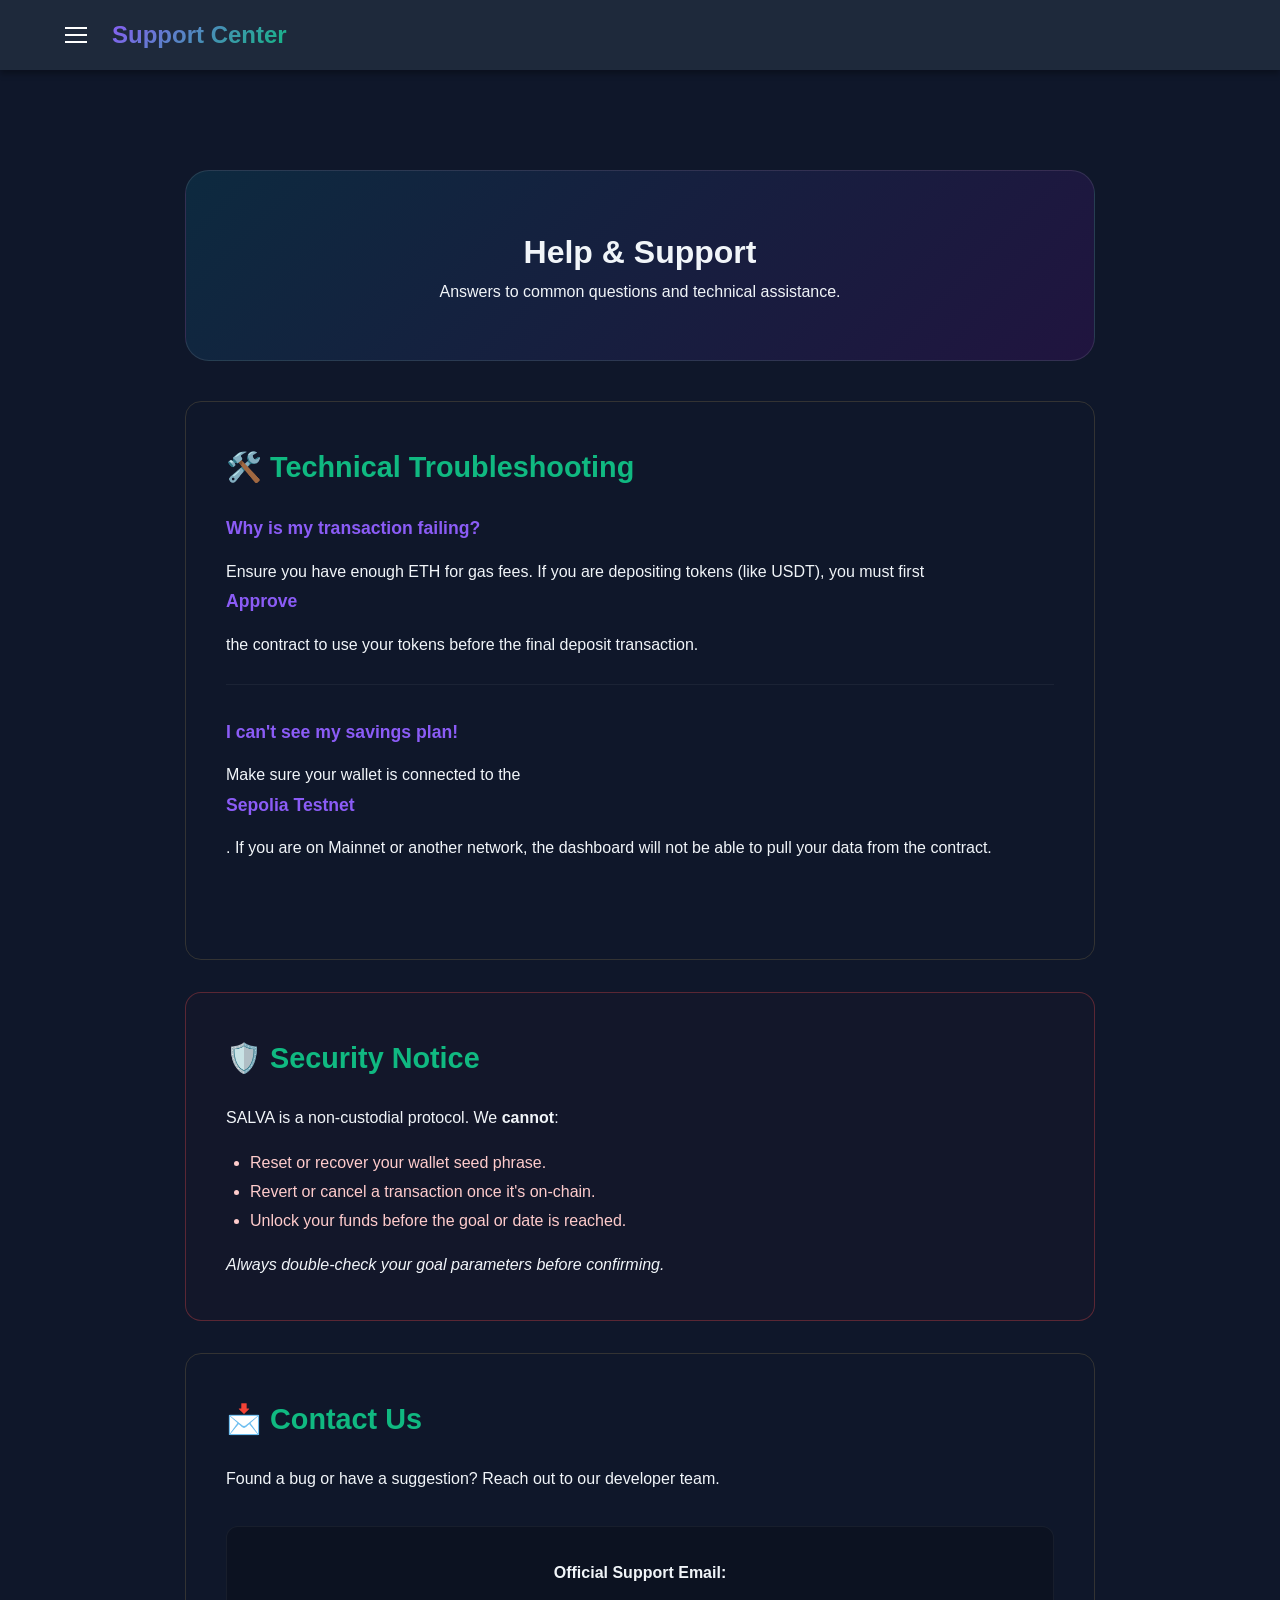
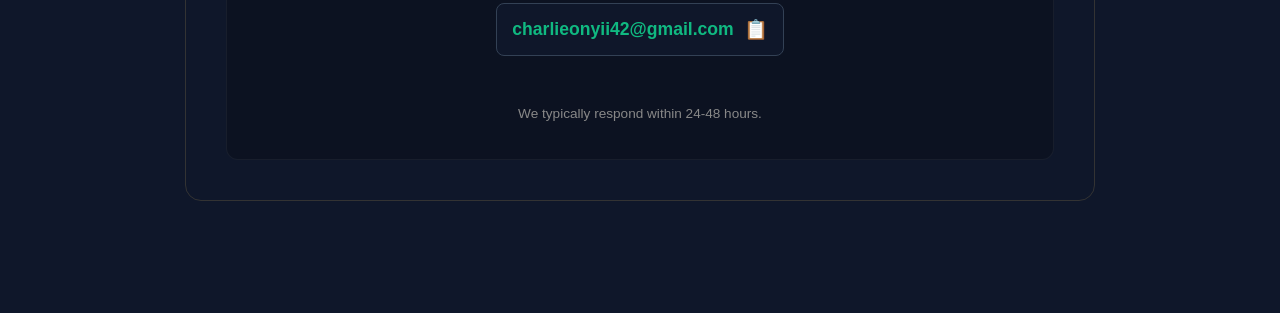
<file: support.html>
<!DOCTYPE html>
<html lang="en">

<head>
  <meta charset="UTF-8">
  <meta name="viewport" content="width=device-width, initial-scale=1.0, maximum-scale=1.0, user-scalable=no">
  <title>SALVA - Support Center</title>
  <link rel="stylesheet" href="css/main.css">
  <link rel="stylesheet" href="css/components.css">
  <link rel="stylesheet" href="css/docs.css">
</head>

<body>
  <aside class="sidebar" id="sidebar">
    <div class="sidebar-logo">SALVA</div>
    <nav class="sidebar-nav">
      <a href="index.html">🏠 Home</a>
      <a href="app.html">📊 Dashboard</a>
      <a href="stats.html">📈 Protocol Stats</a>
      <div class="nav-divider"></div>
      <a href="userDocs.html">📖 Documentation</a>
      <a href="support.html" class="active">📩 Support</a>
    </nav>
  </aside>

  <div class="overlay" id="overlay"></div>

  <nav class="navbar">
    <div class="container nav-wrapper">
      <div class="nav-left">
        <div class="hamburger" id="hamburger">
          <div class="bar"></div>
          <div class="bar"></div>
          <div class="bar"></div>
        </div>
        <div class="logo">Support Center</div>
      </div>
    </div>
  </nav>

  <main class="container docs-main">
    <header class="docs-hero">
      <h1>Help & Support</h1>
      <p>Answers to common questions and technical assistance.</p>
    </header>

    <section class="docs-card">
      <h2>🛠️ Technical Troubleshooting</h2>

      <div class="faq-item">
        <strong>Why is my transaction failing?</strong>
        <p>Ensure you have enough ETH for gas fees. If you are depositing tokens (like USDT), you must first
          <strong>Approve</strong> the contract to use your tokens before the final deposit transaction.</p>
      </div>

      <div class="faq-item">
        <strong>I can't see my savings plan!</strong>
        <p>Make sure your wallet is connected to the <strong>Sepolia Testnet</strong>. If you are on Mainnet or another
          network, the dashboard will not be able to pull your data from the contract.</p>
      </div>
    </section>

    <section class="docs-card warning">
      <h2>🛡️ Security Notice</h2>
      <p>SALVA is a non-custodial protocol. We <strong>cannot</strong>:</p>
      <ul style="margin: 1rem 0 1rem 1.5rem; color: #ffcccc;">
        <li>Reset or recover your wallet seed phrase.</li>
        <li>Revert or cancel a transaction once it's on-chain.</li>
        <li>Unlock your funds before the goal or date is reached.</li>
      </ul>
      <p><em>Always double-check your goal parameters before confirming.</em></p>
    </section>

    <section class="docs-card">
      <h2>📩 Contact Us</h2>
      <p>Found a bug or have a suggestion? Reach out to our developer team.</p>

      <div class="contact-box">
        <p><strong>Official Support Email:</strong></p>
        <div class="copy-wrapper">
          <span id="emailText">charlieonyii42@gmail.com</span>
          <button class="copy-btn" onclick="copySupportEmail()" title="Copy Email">
            <span id="copyIcon">📋</span>
          </button>
        </div>
        <div id="copyStatus" class="copy-status">Copied to clipboard!</div>
        <p style="margin-top: 15px; font-size: 0.85rem; color: #888;">We typically respond within 24-48 hours.</p>
      </div>
    </section>
  </main>

  <script src="js/docs.js"></script>
</body>

</html>
</file>
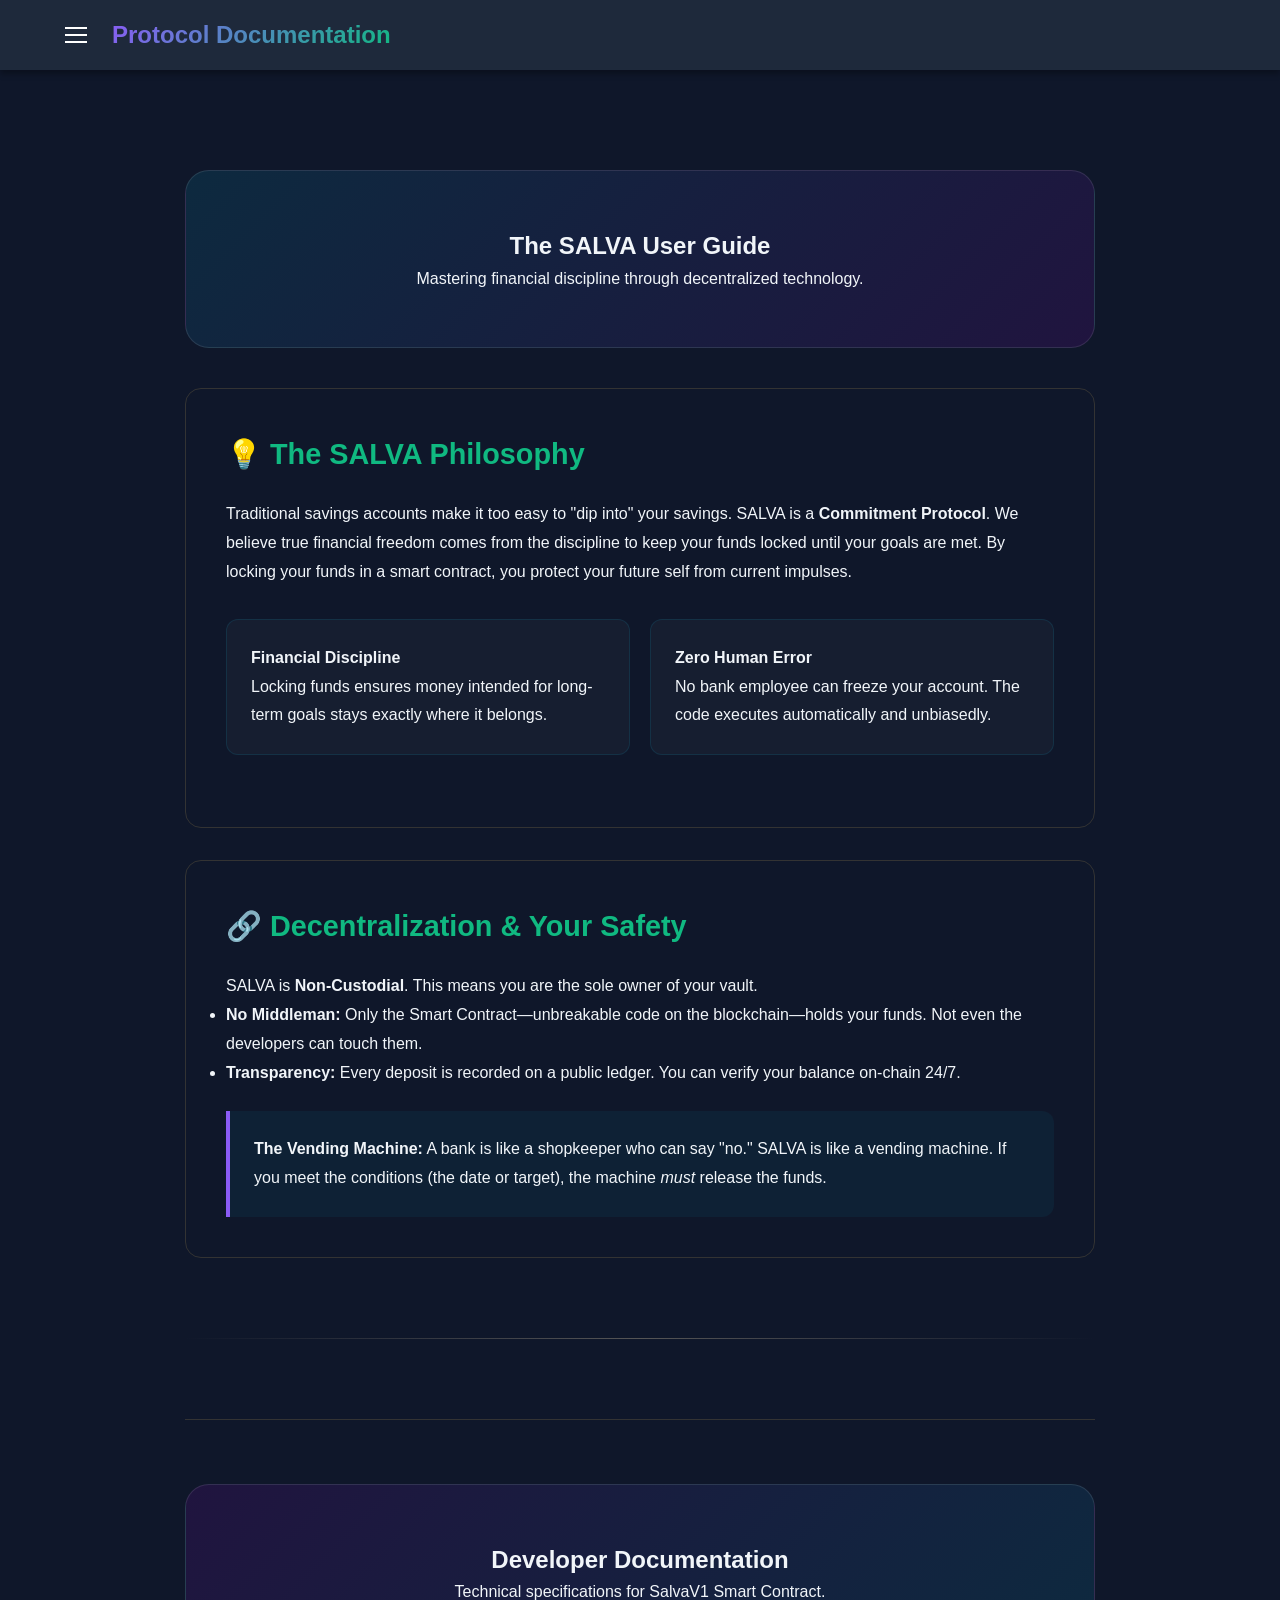
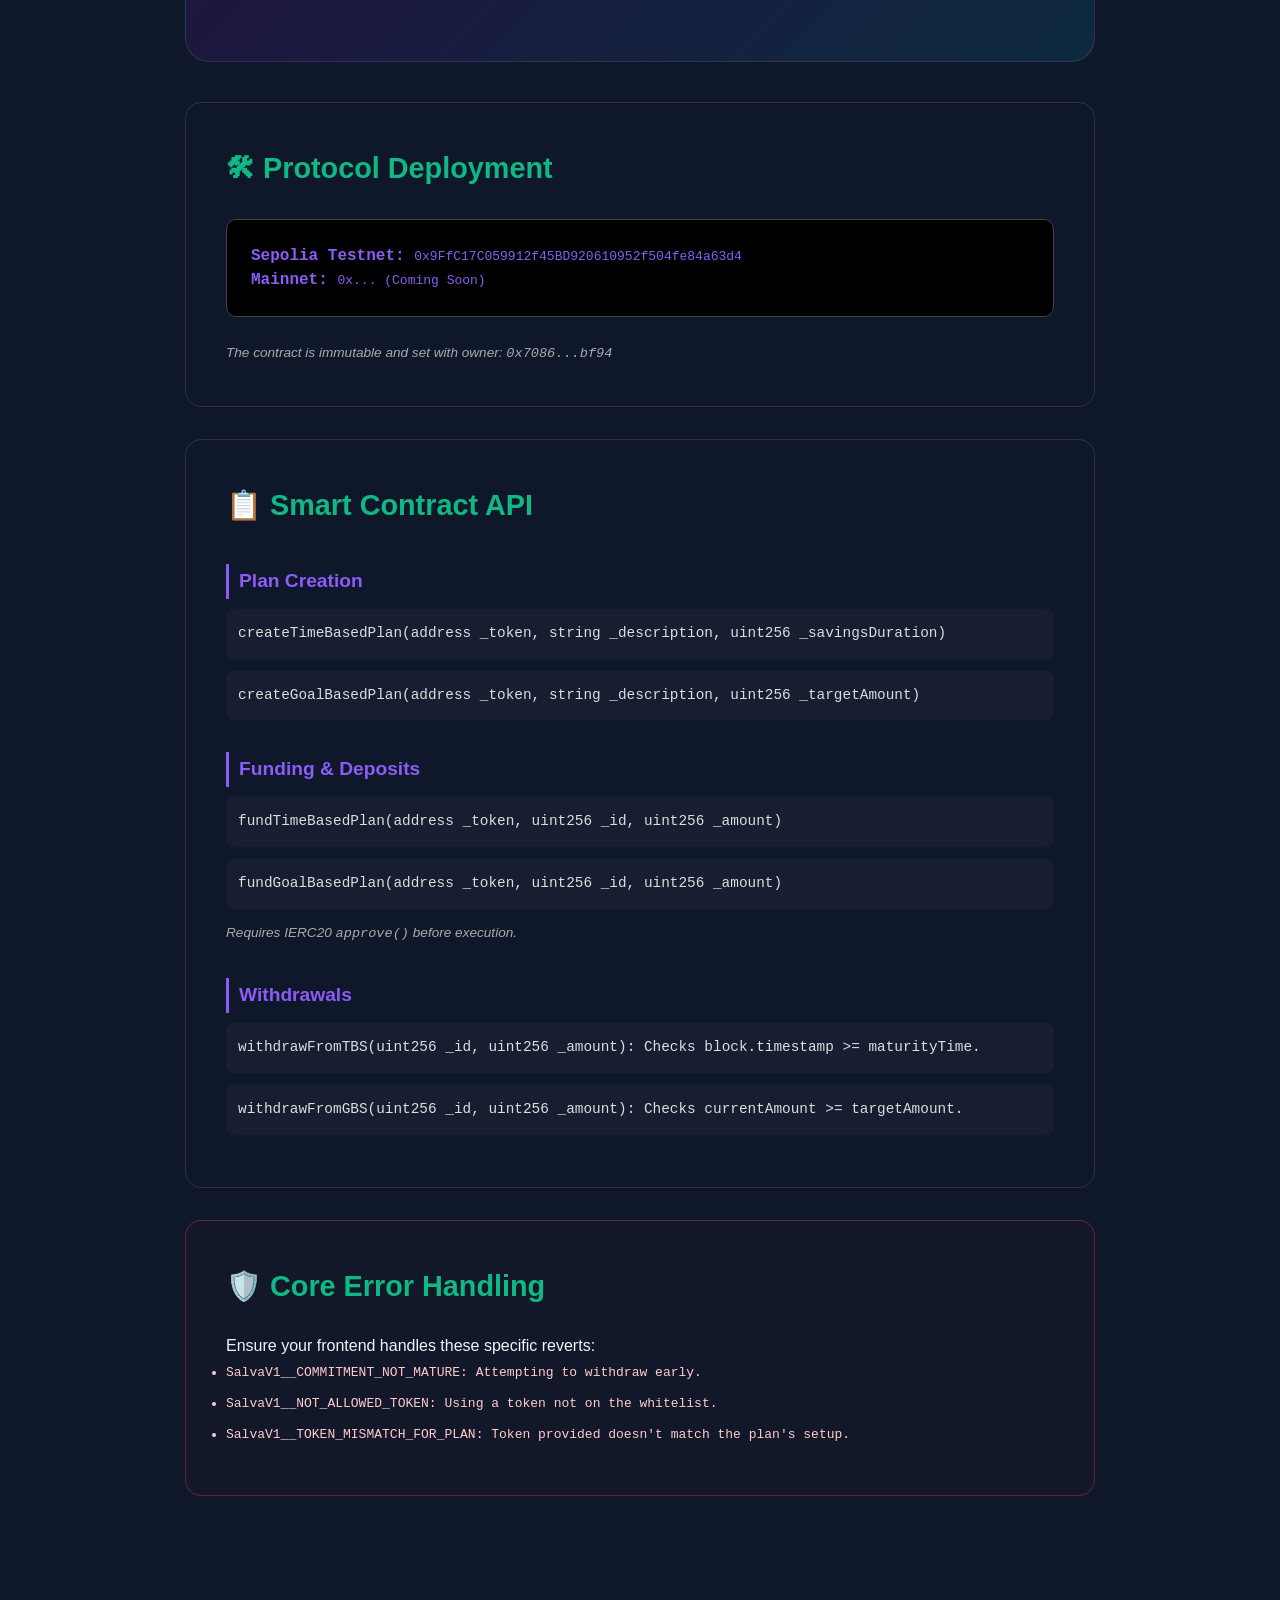
<file: userDocs.html>
<!DOCTYPE html>
<html lang="en">

<head>
  <meta charset="UTF-8">
  <meta name="viewport" content="width=device-width, initial-scale=1.0, maximum-scale=1.0, user-scalable=no">
  <title>SALVA - Documentation</title>
  <link rel="stylesheet" href="css/main.css">
  <link rel="stylesheet" href="css/components.css">
  <link rel="stylesheet" href="css/docs.css">
</head>

<body>
  <aside class="sidebar" id="sidebar">
        <div class="sidebar-logo">SALVA</div>
        <nav class="sidebar-nav">
            <a href="index.html">🏠 Home</a>
            <a href="app.html" id="dashboardGatekeeper">📊 Dashboard</a>
            <a href="stats.html">📈 Protocol Stats</a>
            <div class="nav-divider"></div>
            <a href="userDocs.html">📖 Documentation</a>
            <div class="nav-divider"></div>
            <a href="support.html">📩 Support</a>
        </nav>
    </aside>

  <div class="overlay" id="overlay"></div>

  <nav class="navbar">
    <div class="container nav-wrapper">
      <div class="nav-left">
        <div class="hamburger" id="hamburger">
          <div class="bar"></div>
          <div class="bar"></div>
          <div class="bar"></div>
        </div>
        <div class="logo">Protocol Documentation</div>
      </div>
    </div>
  </nav>

  <main class="container docs-main">
    <section id="user-section">
      <header class="docs-hero">
        <h1>The SALVA User Guide</h1>
        <p>Mastering financial discipline through decentralized technology.</p>
      </header>

      <div class="docs-card">
        <h2>💡 The SALVA Philosophy</h2>
        <p>Traditional savings accounts make it too easy to "dip into" your savings. SALVA is a <strong>Commitment
            Protocol</strong>. We believe true financial freedom comes from the discipline to keep your funds locked
          until your goals are met. By locking your funds in a smart contract, you protect your future self from current
          impulses.</p>

        <div class="info-grid">
          <div class="info-item">
            <h4>Financial Discipline</h4>
            <p>Locking funds ensures money intended for long-term goals stays exactly where it belongs.</p>
          </div>
          <div class="info-item">
            <h4>Zero Human Error</h4>
            <p>No bank employee can freeze your account. The code executes automatically and unbiasedly.</p>
          </div>
        </div>
      </div>

      <div class="docs-card">
        <h2>🔗 Decentralization & Your Safety</h2>
        <p>SALVA is <strong>Non-Custodial</strong>. This means you are the sole owner of your vault.</p>
        <ul>
          <li><strong>No Middleman:</strong> Only the Smart Contract—unbreakable code on the blockchain—holds your
            funds. Not even the developers can touch them.</li>
          <li><strong>Transparency:</strong> Every deposit is recorded on a public ledger. You can verify your balance
            on-chain 24/7.</li>
        </ul>
        <div class="analogy-box">
          <strong>The Vending Machine:</strong> A bank is like a shopkeeper who can say "no." SALVA is like a vending
          machine. If you meet the conditions (the date or target), the machine <em>must</em> release the funds.
        </div>
      </div>
    </section>

    <hr class="section-divider">

    <section id="developer-section" style="margin-top: 5rem; border-top: 1px solid #333; padding-top: 4rem;">
      <header class="docs-hero dev-hero">
        <h1>Developer Documentation</h1>
        <p>Technical specifications for SalvaV1 Smart Contract.</p>
      </header>

      <div class="docs-card">
        <h2>🛠 Protocol Deployment</h2>
        <div class="code-block">
          <strong>Sepolia Testnet:</strong> <code>0x9FfC17C059912f45BD920610952f504fe84a63d4</code><br>
          <strong>Mainnet:</strong> <code>0x... (Coming Soon)</code>
        </div>
        <p class="dev-note">The contract is immutable and set with owner: <code>0x7086...bf94</code></p>
      </div>

      <div class="docs-card">
        <h2>📋 Smart Contract API</h2>

        <h3 class="method-title">Plan Creation</h3>
        <ul class="dev-functions">
          <li><code>createTimeBasedPlan(address _token, string _description, uint256 _savingsDuration)</code></li>
          <li><code>createGoalBasedPlan(address _token, string _description, uint256 _targetAmount)</code></li>
        </ul>

        <h3 class="method-title">Funding & Deposits</h3>
        <ul class="dev-functions">
          <li><code>fundTimeBasedPlan(address _token, uint256 _id, uint256 _amount)</code></li>
          <li><code>fundGoalBasedPlan(address _token, uint256 _id, uint256 _amount)</code></li>
        </ul>
        <p class="dev-note">Requires IERC20 <code>approve()</code> before execution.</p>

        <h3 class="method-title">Withdrawals</h3>
        <ul class="dev-functions">
          <li><code>withdrawFromTBS(uint256 _id, uint256 _amount)</code>: Checks
            <code>block.timestamp >= maturityTime</code>.</li>
          <li><code>withdrawFromGBS(uint256 _id, uint256 _amount)</code>: Checks
            <code>currentAmount >= targetAmount</code>.</li>
        </ul>
      </div>

      <div class="docs-card warning">
        <h2>🛡️ Core Error Handling</h2>
        <p>Ensure your frontend handles these specific reverts:</p>
        <ul class="error-list">
          <li><code>SalvaV1__COMMITMENT_NOT_MATURE</code>: Attempting to withdraw early.</li>
          <li><code>SalvaV1__NOT_ALLOWED_TOKEN</code>: Using a token not on the whitelist.</li>
          <li><code>SalvaV1__TOKEN_MISMATCH_FOR_PLAN</code>: Token provided doesn't match the plan's setup.</li>
        </ul>
      </div>
    </section>
  </main>

  <script src="js/docs.js"></script>
</body>

</html>
</file>
<file: css/main.css>
:root {
    --primary: #8b5cf6;
    --primary-dark: #7c3aed;
    --secondary: #10b981;
    --background: #0f172a;
    --surface: #1e293b;
    --surface-light: #334155;
    --text-primary: #f1f5f9;
    --text-secondary: #94a3b8;
    --border: #334155;
    --error: #ef4444;
    --success: #10b981;
    --warning: #f59e0b;
    
    --radius: 12px;
    --shadow: 0 4px 6px rgba(0, 0, 0, 0.3);
    --shadow-lg: 0 10px 25px rgba(0, 0, 0, 0.5);
}

/* Reset */
* {
    margin: 0;
    padding: 0;
    box-sizing: border-box;
}

body {
    font-family: -apple-system, BlinkMacSystemFont, 'Segoe UI', Roboto, Oxygen, Ubuntu, Cantarell, sans-serif;
    background: var(--background);
    color: var(--text-primary);
    line-height: 1.6;
    min-height: 100vh;
}

a {
    color: var(--primary);
    text-decoration: none;
}

a:hover {
    color: var(--primary-dark);
}

/* Container */
.container {
    max-width: 1200px;
    margin: 0 auto;
    padding: 0 20px;
}

/* Navbar */
.navbar {
    background: var(--surface);
    padding: 1rem 0;
    box-shadow: var(--shadow);
    position: sticky;
    top: 0;
    z-index: 100;
}

.navbar .container {
    display: flex;
    justify-content: space-between;
    align-items: center;
}

.logo {
    font-size: 1.5rem;
    font-weight: bold;
    background: linear-gradient(135deg, var(--primary), var(--secondary));
    -webkit-background-clip: text;
    -webkit-text-fill-color: transparent;
    background-clip: text;
}

.nav-info {
    display: flex;
    align-items: center;
    gap: 1rem;
}

.user-address {
    background: var(--surface-light);
    padding: 0.5rem 1rem;
    border-radius: var(--radius);
    font-size: 0.9rem;
    font-family: monospace;
}

/* Hero Section */
.hero {
    padding: 4rem 0;
    text-align: center;
}

.hero-title {
    font-size: 3rem;
    margin-bottom: 1rem;
    background: linear-gradient(135deg, var(--primary), var(--secondary));
    -webkit-background-clip: text;
    -webkit-text-fill-color: transparent;
    background-clip: text;
}

.hero-subtitle {
    font-size: 1.25rem;
    color: var(--text-secondary);
    max-width: 700px;
    margin: 0 auto 3rem;
}

/* Features */
.features {
    display: grid;
    grid-template-columns: repeat(auto-fit, minmax(280px, 1fr));
    gap: 2rem;
    margin-top: 3rem;
}

.feature-card {
    background: var(--surface);
    padding: 2rem;
    border-radius: var(--radius);
    box-shadow: var(--shadow);
    transition: transform 0.3s ease;
}

.feature-card:hover {
    transform: translateY(-5px);
}

.feature-card h3 {
    font-size: 1.5rem;
    margin-bottom: 0.5rem;
}

.feature-card p {
    color: var(--text-secondary);
}

/* About Section */
.about {
    padding: 4rem 0;
}

.about h2 {
    text-align: center;
    font-size: 2.5rem;
    margin-bottom: 3rem;
}

.steps {
    display: grid;
    grid-template-columns: repeat(auto-fit, minmax(250px, 1fr));
    gap: 2rem;
}

.step {
    text-align: center;
    padding: 2rem;
}

.step-number {
    display: inline-block;
    width: 50px;
    height: 50px;
    line-height: 50px;
    background: var(--primary);
    color: white;
    border-radius: 50%;
    font-size: 1.5rem;
    font-weight: bold;
    margin-bottom: 1rem;
}

.step h3 {
    margin: 1rem 0 0.5rem;
}

.step p {
    color: var(--text-secondary);
}

/* Footer */
.footer {
    background: var(--surface);
    padding: 2rem 0;
    margin-top: 4rem;
    text-align: center;
}

.footer-title {
    font-size: 1.25rem;
    margin-bottom: 1rem;
}

.footer-links {
    display: flex;
    justify-content: center;
    gap: 2rem;
    margin: 1rem 0;
}

.footer-links a {
    color: var(--text-secondary);
    transition: color 0.3s;
}

.footer-links a:hover {
    color: var(--primary);
}

.footer-note {
    color: var(--text-secondary);
    font-size: 0.9rem;
    margin-top: 1rem;
}

/* Dashboard */
.dashboard-container {
    max-width: 1200px;
    margin: 2rem auto;
    padding: 0 20px;
}

.balance-card {
    background: linear-gradient(135deg, var(--primary), var(--primary-dark));
    padding: 2rem;
    border-radius: var(--radius);
    text-align: center;
    margin-bottom: 2rem;
    box-shadow: var(--shadow-lg);
}

.balance-card h2 {
    font-size: 1.25rem;
    margin-bottom: 1rem;
    opacity: 0.9;
}

.balance-amount {
    font-size: 3rem;
    font-weight: bold;
    margin: 1rem 0;
}

.balance-subtitle {
    opacity: 0.8;
    font-size: 0.9rem;
}

/* Tabs */
.tabs-container {
    background: var(--surface);
    border-radius: var(--radius);
    overflow: hidden;
    box-shadow: var(--shadow);
}

.tabs-nav {
    display: flex;
    background: var(--surface-light);
    border-bottom: 2px solid var(--border);
    overflow-x: auto;
}

.tab-btn {
    flex: 1;
    padding: 1rem;
    background: transparent;
    border: none;
    color: var(--text-secondary);
    cursor: pointer;
    font-size: 1rem;
    transition: all 0.3s;
    white-space: nowrap;
}

.tab-btn:hover {
    background: var(--surface);
}

.tab-btn.active {
    color: var(--primary);
    border-bottom: 3px solid var(--primary);
}

.tab-content {
    display: none;
    padding: 2rem;
}

.tab-content.active {
    display: block;
}

.tab-content h3 {
    margin-bottom: 1.5rem;
    font-size: 1.5rem;
}

/* Empty State */
.empty-state {
    text-align: center;
    color: var(--text-secondary);
    padding: 3rem;
    font-size: 1.1rem;
}

/* Loading Modal */
.modal {
    display: none;
    position: fixed;
    top: 0;
    left: 0;
    width: 100%;
    height: 100%;
    background: rgba(0, 0, 0, 0.8);
    z-index: 1000;
    justify-content: center;
    align-items: center;
}

.modal.show {
    display: flex;
}

.modal-content {
    background: var(--surface);
    padding: 2rem;
    border-radius: var(--radius);
    text-align: center;
}

.loader {
    width: 50px;
    height: 50px;
    border: 4px solid var(--surface-light);
    border-top-color: var(--primary);
    border-radius: 50%;
    animation: spin 1s linear infinite;
    margin: 0 auto 1rem;
}

@keyframes spin {
    to { transform: rotate(360deg); }
}

/* Media Queries */
@media (max-width: 768px) {
    .hero-title {
        font-size: 2rem;
    }
    
    .hero-subtitle {
        font-size: 1rem;
    }
    
    .features {
        grid-template-columns: 1fr;
    }
    
    .steps {
        grid-template-columns: 1fr;
    }
    
    .tabs-nav {
        flex-wrap: nowrap;
        overflow-x: auto;
        -webkit-overflow-scrolling: touch;
    }
    
    .tab-btn {
        flex: 0 0 auto;
        min-width: 140px;
        font-size: 0.9rem;
        padding: 0.875rem;
    }
    
    .balance-amount {
        font-size: 2rem;
        word-break: break-word;
    }
    
    .balance-card {
        padding: 1.5rem;
    }
    
    .balance-card h2 {
        font-size: 1.1rem;
    }
    
    .footer-links {
        flex-direction: column;
        gap: 0.5rem;
    }
    
    .dashboard-container {
        padding: 0 10px;
    }
    
    .nav-info {
        flex-direction: column;
        gap: 0.5rem;
        align-items: flex-end;
    }
    
    .user-address {
        font-size: 0.75rem;
        padding: 0.4rem 0.8rem;
        max-width: 120px;
        overflow: hidden;
        text-overflow: ellipsis;
    }
}

@media (max-width: 480px) {
    .hero-title {
        font-size: 1.75rem;
    }
    
    .navbar .container {
        padding: 0 15px;
    }
    
    .logo {
        font-size: 1.25rem;
    }
    
    .user-address {
        font-size: 0.7rem;
        padding: 0.35rem 0.7rem;
        max-width: 100px;
    }
    
    .btn {
        padding: 0.6rem 1rem;
        font-size: 0.9rem;
    }
    
    .balance-amount {
        font-size: 1.75rem;
        line-height: 1.3;
    }
    
    .balance-card {
        padding: 1.25rem;
    }
    
    .tabs-container {
        margin-top: 1rem;
    }
    
    .tab-content {
        padding: 1rem;
    }
    
    .tab-content h3 {
        margin-bottom: 2rem;
        font-size: 1.25rem;
    }
    
    .tabs-nav {
        gap: 0.5rem;
        padding: 0 10px;
    }
    
    .tab-btn {
        min-width: 120px;
        font-size: 0.85rem;
        padding: 0.75rem 0.5rem;
        white-space: nowrap;
    }
}

/* ==========================================================================
   SUPPORT & COPY STYLES (ADDED)
   ========================================================================== */
.contact-box {
    background: var(--surface);
    padding: 2.5rem 1.5rem;
    border-radius: var(--radius);
    border: 1px solid var(--border);
    text-align: center;
    margin-top: 2rem;
}

.copy-wrapper {
    display: inline-flex;
    align-items: center;
    background: var(--background);
    padding: 10px 15px;
    border-radius: 8px;
    margin: 15px 0;
    border: 1px solid var(--border);
    max-width: 100%;
}

#emailText {
    color: var(--secondary);
    font-weight: bold;
    word-break: break-all;
    font-size: clamp(0.9rem, 4vw, 1.1rem);
}

.copy-btn {
    background: none;
    border: none;
    cursor: pointer;
    font-size: 1.2rem;
    margin-left: 10px;
    color: var(--text-secondary);
}

.copy-status {
    font-size: 0.8rem;
    color: var(--secondary);
    height: 1rem;
    opacity: 0;
    transition: 0.3s;
}

.copy-status.show {
    opacity: 1;
}
</file>
<file: css/components.css>
/* components.css */
.btn {
    padding: 0.75rem 1.5rem;
    border: none;
    border-radius: var(--radius);
    font-size: 1rem;
    font-weight: 600;
    cursor: pointer;
    transition: all 0.3s;
    display: inline-block;
}

.btn-primary {
    background: var(--primary);
    color: white;
}

.btn-primary:hover {
    background: var(--primary-dark);
    transform: translateY(-2px);
    box-shadow: var(--shadow);
}

.btn-secondary {
    background: var(--surface-light);
    color: var(--text-primary);
}

.btn-secondary:hover {
    background: var(--border);
}

.btn-success {
    background: var(--success);
    color: white;
}

.btn-success:hover {
    background: #059669;
}

.btn-danger {
    background: var(--error);
    color: white;
}

.btn-danger:hover {
    background: #dc2626;
}

.btn-full {
    width: 100%;
}

.btn-small {
    padding: 0.5rem 1rem;
    font-size: 0.9rem;
}

.btn:disabled {
    opacity: 0.5;
    cursor: not-allowed;
}

/* Forms */
.create-form {
    max-width: 600px;
    margin: 0 auto;
}

.form-group {
    margin-bottom: 1.5rem;
}

.form-group label {
    display: block;
    margin-bottom: 0.5rem;
    color: var(--text-secondary);
    font-weight: 500;
}

.form-group input,
.form-group select {
    width: 100%;
    padding: 0.75rem;
    background: var(--surface-light);
    border: 2px solid var(--border);
    border-radius: var(--radius);
    color: var(--text-primary);
    font-size: 1rem;
    transition: border-color 0.3s;
}

.form-group input:focus,
.form-group select:focus {
    outline: none;
    border-color: var(--primary);
}

.form-group input::placeholder {
    color: var(--text-secondary);
    opacity: 0.6;
}

/* Plan Type Selector */
.plan-type-selector {
    display: flex;
    gap: 1rem;
    margin-bottom: 2rem;
    justify-content: center;
}

.plan-type-btn {
    flex: 1;
    max-width: 250px;
    padding: 1.5rem;
    background: var(--surface-light);
    border: 2px solid var(--border);
    border-radius: var(--radius);
    color: var(--text-primary);
    font-size: 1rem;
    font-weight: 600;
    cursor: pointer;
    transition: all 0.3s;
}

.plan-type-btn:hover {
    border-color: var(--primary);
}

.plan-type-btn.active {
    background: var(--primary);
    border-color: var(--primary);
    color: white;
}

/* Plans Grid */
.plans-grid {
    display: grid;
    grid-template-columns: repeat(auto-fill, minmax(320px, 1fr));
    gap: 1.5rem;
}

/* Plan Card */
.plan-card {
    background: var(--surface-light);
    border: 2px solid var(--border);
    border-radius: var(--radius);
    padding: 1.5rem;
    transition: all 0.3s;
}

.plan-card:hover {
    border-color: var(--primary);
    transform: translateY(-2px);
}

.plan-header {
    display: flex;
    justify-content: space-between;
    align-items: center;
    margin-bottom: 1rem;
}

.plan-type-badge {
    padding: 0.25rem 0.75rem;
    border-radius: 20px;
    font-size: 0.85rem;
    font-weight: 600;
}

.plan-type-badge.time-based {
    background: rgba(139, 92, 246, 0.2);
    color: var(--primary);
}

.plan-type-badge.goal-based {
    background: rgba(16, 185, 129, 0.2);
    color: var(--success);
}

.plan-id {
    color: var(--text-secondary);
    font-size: 0.9rem;
}

.plan-description {
    font-size: 1.1rem;
    font-weight: 600;
    margin-bottom: 1rem;
}

.plan-info {
    display: flex;
    flex-direction: column;
    gap: 0.75rem;
    margin: 1rem 0;
}

.plan-info-row {
    display: flex;
    justify-content: space-between;
    padding: 0.5rem 0;
    border-bottom: 1px solid var(--border);
}

.plan-info-label {
    color: var(--text-secondary);
}

.plan-info-value {
    font-weight: 600;
    font-family: monospace;
}

.plan-status {
    padding: 0.5rem;
    border-radius: var(--radius);
    text-align: center;
    font-weight: 600;
    margin: 1rem 0;
}

.plan-status.complete {
    background: rgba(16, 185, 129, 0.2);
    color: var(--success);
}

.plan-status.active {
    background: rgba(245, 158, 11, 0.2);
    color: var(--warning);
}

.plan-actions {
    display: flex;
    gap: 0.5rem;
    margin-top: 1rem;
}

.plan-actions .btn {
    flex: 1;
}

/* Tokens List */
.tokens-list {
    display: flex;
    flex-direction: column;
    gap: 1rem;
}

.token-item {
    background: var(--surface-light);
    padding: 1rem;
    border-radius: var(--radius);
    display: flex;
    justify-content: space-between;
    align-items: center;
    border: 2px solid var(--border);
}

.token-info {
    display: flex;
    flex-direction: column;
    gap: 0.25rem;
}

.token-name {
    font-weight: 600;
    font-size: 1.1rem;
}

.token-address {
    font-family: monospace;
    font-size: 0.85rem;
    color: var(--text-secondary);
}

.token-badge {
    padding: 0.5rem 1rem;
    border-radius: 20px;
    background: rgba(16, 185, 129, 0.2);
    color: var(--success);
    font-size: 0.85rem;
    font-weight: 600;
}

/* Notifications */
.notification {
    position: fixed;
    top: 80px;
    right: 20px;
    padding: 1rem 1.5rem;
    border-radius: var(--radius);
    box-shadow: var(--shadow-lg);
    z-index: 1001;
    animation: slideIn 0.3s ease;
    max-width: 400px;
}

@keyframes slideIn {
    from { transform: translateX(400px); opacity: 0; }
    to { transform: translateX(0); opacity: 1; }
}

.notification.success { background: var(--success); color: white; }
.notification.error { background: var(--error); color: white; }
.notification.warning { background: var(--warning); color: white; }

/* Progress Bar */
.progress-container { margin: 1rem 0; }
.progress-label {
    display: flex;
    justify-content: space-between;
    margin-bottom: 0.5rem;
    font-size: 0.9rem;
    color: var(--text-secondary);
}
.progress-bar {
    width: 100%;
    height: 8px;
    background: var(--surface);
    border-radius: 10px;
    overflow: hidden;
}
.progress-fill {
    height: 100%;
    background: linear-gradient(90deg, var(--primary), var(--secondary));
    transition: width 0.3s ease;
}

/* Wallet Selection Modal */
.wallet-modal {
    position: fixed;
    top: 0;
    left: 0;
    width: 100%;
    height: 100%;
    background: rgba(0, 0, 0, 0.85);
    display: flex;
    justify-content: center;
    align-items: center;
    z-index: 2000;
    animation: fadeIn 0.3s ease;
}

.wallet-modal-content {
    background: var(--surface);
    border: 2px solid var(--border);
    border-radius: var(--radius);
    padding: 2rem;
    max-width: 420px;
    width: 90%;
    position: relative;
    box-shadow: var(--shadow-lg);
    animation: slideUp 0.3s ease;
}

.wallet-modal-content h3 {
    margin-bottom: 1.5rem;
    text-align: center;
    font-size: 1.5rem;
    background: linear-gradient(135deg, var(--primary), var(--secondary));
    -webkit-background-clip: text;
    -webkit-text-fill-color: transparent;
    background-clip: text;
}

.wallet-option {
    width: 100%;
    display: flex;
    align-items: center;
    gap: 1rem;
    padding: 1.25rem;
    background: var(--surface-light);
    border: 2px solid var(--border);
    border-radius: var(--radius);
    cursor: pointer;
    margin-bottom: 1rem;
    transition: all 0.3s ease;
    color: var(--text-primary);
}

.wallet-option:hover {
    border-color: var(--primary);
    background: var(--surface);
    transform: translateY(-2px);
    box-shadow: 0 4px 12px rgba(139, 92, 246, 0.3);
}

.wallet-close {
    position: absolute;
    top: 1rem;
    right: 1rem;
    background: transparent;
    border: none;
    color: var(--text-secondary);
    font-size: 1.5rem;
    cursor: pointer;
    width: 32px;
    height: 32px;
    display: flex;
    align-items: center;
    justify-content: center;
    border-radius: 50%;
    transition: all 0.3s;
}

/* Sidebar & Navigation Animations */
@keyframes fadeInUp {
    from { opacity: 0; transform: translateY(40px); }
    to { opacity: 1; transform: translateY(0); }
}

.feature-card {
    opacity: 0;
    animation: fadeInUp 0.8s ease-out forwards;
}

.feature-card:nth-child(1) { animation-delay: 0.1s; }
.feature-card:nth-child(2) { animation-delay: 0.2s; }
.feature-card:nth-child(3) { animation-delay: 0.3s; }

.sidebar {
    position: fixed;
    left: -280px;
    top: 0;
    width: 280px;
    height: 100%;
    background: #0f172a;
    z-index: 3000;
    transition: transform 0.4s cubic-bezier(0.4, 0, 0.2, 1);
    padding: 30px 20px;
    border-right: 1px solid rgba(255, 255, 255, 0.1);
}

.sidebar.active { transform: translateX(280px); }

.sidebar-logo {
    font-size: 1.5rem;
    font-weight: bold;
    color: #4fd1c5;
    margin-bottom: 40px;
    padding-left: 10px;
}

.sidebar-nav { display: flex; flex-direction: column; gap: 10px; }

.sidebar-nav a {
    color: #94a3b8;
    text-decoration: none;
    padding: 12px 15px;
    border-radius: 8px;
    transition: 0.3s;
    font-size: 1.1rem;
}

.sidebar-nav a:hover {
    background: rgba(79, 209, 197, 0.1);
    color: #4fd1c5;
}

.nav-divider { height: 1px; background: rgba(255, 255, 255, 0.05); margin: 15px 0; }

.nav-wrapper { display: flex; justify-content: space-between; align-items: center; }
.nav-left { display: flex; align-items: center; gap: 20px; }

.hamburger { cursor: pointer; display: flex; flex-direction: column; gap: 5px; padding: 5px; }
.bar { width: 22px; height: 2px; background-color: white; transition: 0.4s; }

.hamburger.active .bar:nth-child(1) { transform: rotate(-45deg) translate(-5px, 5px); }
.hamburger.active .bar:nth-child(2) { opacity: 0; }
.hamburger.active .bar:nth-child(3) { transform: rotate(45deg) translate(-5px, -5px); }

.overlay {
    position: fixed;
    display: none;
    inset: 0;
    background: rgba(0, 0, 0, 0.7);
    backdrop-filter: blur(4px);
    z-index: 2999;
}
.overlay.active { display: block; }

/* Media Queries */
@media (max-width: 768px) {
    .plans-grid { grid-template-columns: 1fr; }
    .plan-type-selector { flex-direction: column; }
    .plan-type-btn { max-width: 100%; }
    .token-item { flex-direction: column; align-items: flex-start; gap: 0.75rem; }
    .plan-actions { flex-direction: column; }
    .plan-actions .btn { width: 100%; }
}

@media (max-width: 480px) {
    .wallet-modal-content { padding: 1.25rem; width: 95%; max-width: 350px; }
    .token-address { font-size: 0.7rem; word-break: break-all; }
}

/* Stats Blur Effect */
.stats-content-blur {
    filter: blur(8px);
    pointer-events: none; /* Prevents clicking anything inside */
    user-select: none;    /* Prevents highlighting text */
    opacity: 0.6;
}

.coming-soon-overlay {
    position: absolute;
    top: 0;
    left: 0;
    width: 100%;
    height: 100%;
    display: flex;
    justify-content: center;
    align-items: flex-start; /* Positions text near the top/middle */
    padding-top: 150px;
    z-index: 10;
}

.coming-soon-text {
    text-align: center;
    background: rgba(13, 17, 23, 0.8);
    padding: 2rem 3rem;
    border-radius: 16px;
    border: 1px solid var(--primary);
    box-shadow: 0 0 30px rgba(0, 212, 255, 0.2);
}

.coming-soon-text h2 {
    font-size: 2.5rem;
    color: var(--primary);
    margin-bottom: 0.5rem;
    letter-spacing: 2px;
    text-transform: uppercase;
}

.coming-soon-text p {
    color: var(--text-secondary);
    font-size: 1.1rem;
}
</file>
<file: css/docs.css>
/* css/docs.css */
.docs-main { margin-top: 100px; max-width: 950px; padding-bottom: 5rem; }

.docs-hero {
    text-align: center;
    padding: 3.5rem 1.5rem;
    background: linear-gradient(135deg, rgba(0, 212, 255, 0.1), rgba(186, 1, 255, 0.1));
    border-radius: 24px;
    margin-bottom: 2.5rem;
    border: 1px solid rgba(255, 255, 255, 0.1);
}

.dev-hero { background: linear-gradient(135deg, rgba(186, 1, 255, 0.1), rgba(0, 212, 255, 0.1)); }

.docs-card {
    background: var(--card-bg);
    padding: 2.5rem;
    border-radius: 16px;
    border: 1px solid #333;
    margin-bottom: 2rem;
    line-height: 1.8;
}

.docs-card h2 { color: var(--secondary); margin-bottom: 1.2rem; font-size: 1.8rem; }
.method-title { color: var(--primary); margin-top: 2rem; font-size: 1.2rem; border-left: 3px solid var(--primary); padding-left: 10px; }

/* Grids & Lists */
.info-grid { display: grid; grid-template-columns: 1fr 1fr; gap: 20px; margin: 2rem 0; }
.info-item { background: rgba(255, 255, 255, 0.03); padding: 1.5rem; border-radius: 12px; border: 1px solid rgba(0, 212, 255, 0.1); }
.analogy-box { background: rgba(0, 212, 255, 0.05); border-left: 4px solid var(--primary); padding: 1.5rem; margin-top: 1.5rem; border-radius: 0 12px 12px 0; }

/* Developer Styling */
.code-block { background: #000; padding: 1.5rem; border-radius: 10px; font-family: 'Courier New', monospace; border: 1px solid #444; color: var(--primary); margin: 1.5rem 0; line-height: 1.5; }
.dev-functions { list-style: none; padding: 0; margin-top: 10px; }
.dev-functions li { margin-bottom: 12px; padding: 12px; background: rgba(255,255,255,0.03); border-radius: 8px; font-family: 'Courier New', monospace; color: #ddd; font-size: 0.9rem; }
.dev-note { font-size: 0.85rem; color: #aaa; font-style: italic; margin-top: 5px; }

.section-divider { border: 0; height: 1px; background: linear-gradient(to right, transparent, #555, transparent); margin: 5rem 0; }
.warning { border-color: rgba(255, 77, 77, 0.3); background: rgba(255, 77, 77, 0.02); }
.error-list li { color: #ffcccc; margin-bottom: 8px; font-family: monospace; }

@media (max-width: 768px) { .info-grid { grid-template-columns: 1fr; } }

/* Support Specific Styles */
.faq-item {
    margin-bottom: 2rem;
    padding-bottom: 1.5rem;
    border-bottom: 1px solid rgba(255, 255, 255, 0.05);
}

.faq-item:last-child { border-bottom: none; }

.faq-item strong {
    display: block;
    color: var(--primary);
    font-size: 1.1rem;
    margin-bottom: 0.8rem;
}

.contact-box {
    background: rgba(0, 0, 0, 0.2);
    padding: 2rem;
    border-radius: 12px;
    border: 1px solid rgba(255,255,255,0.05);
    text-align: center;
}
</file>
